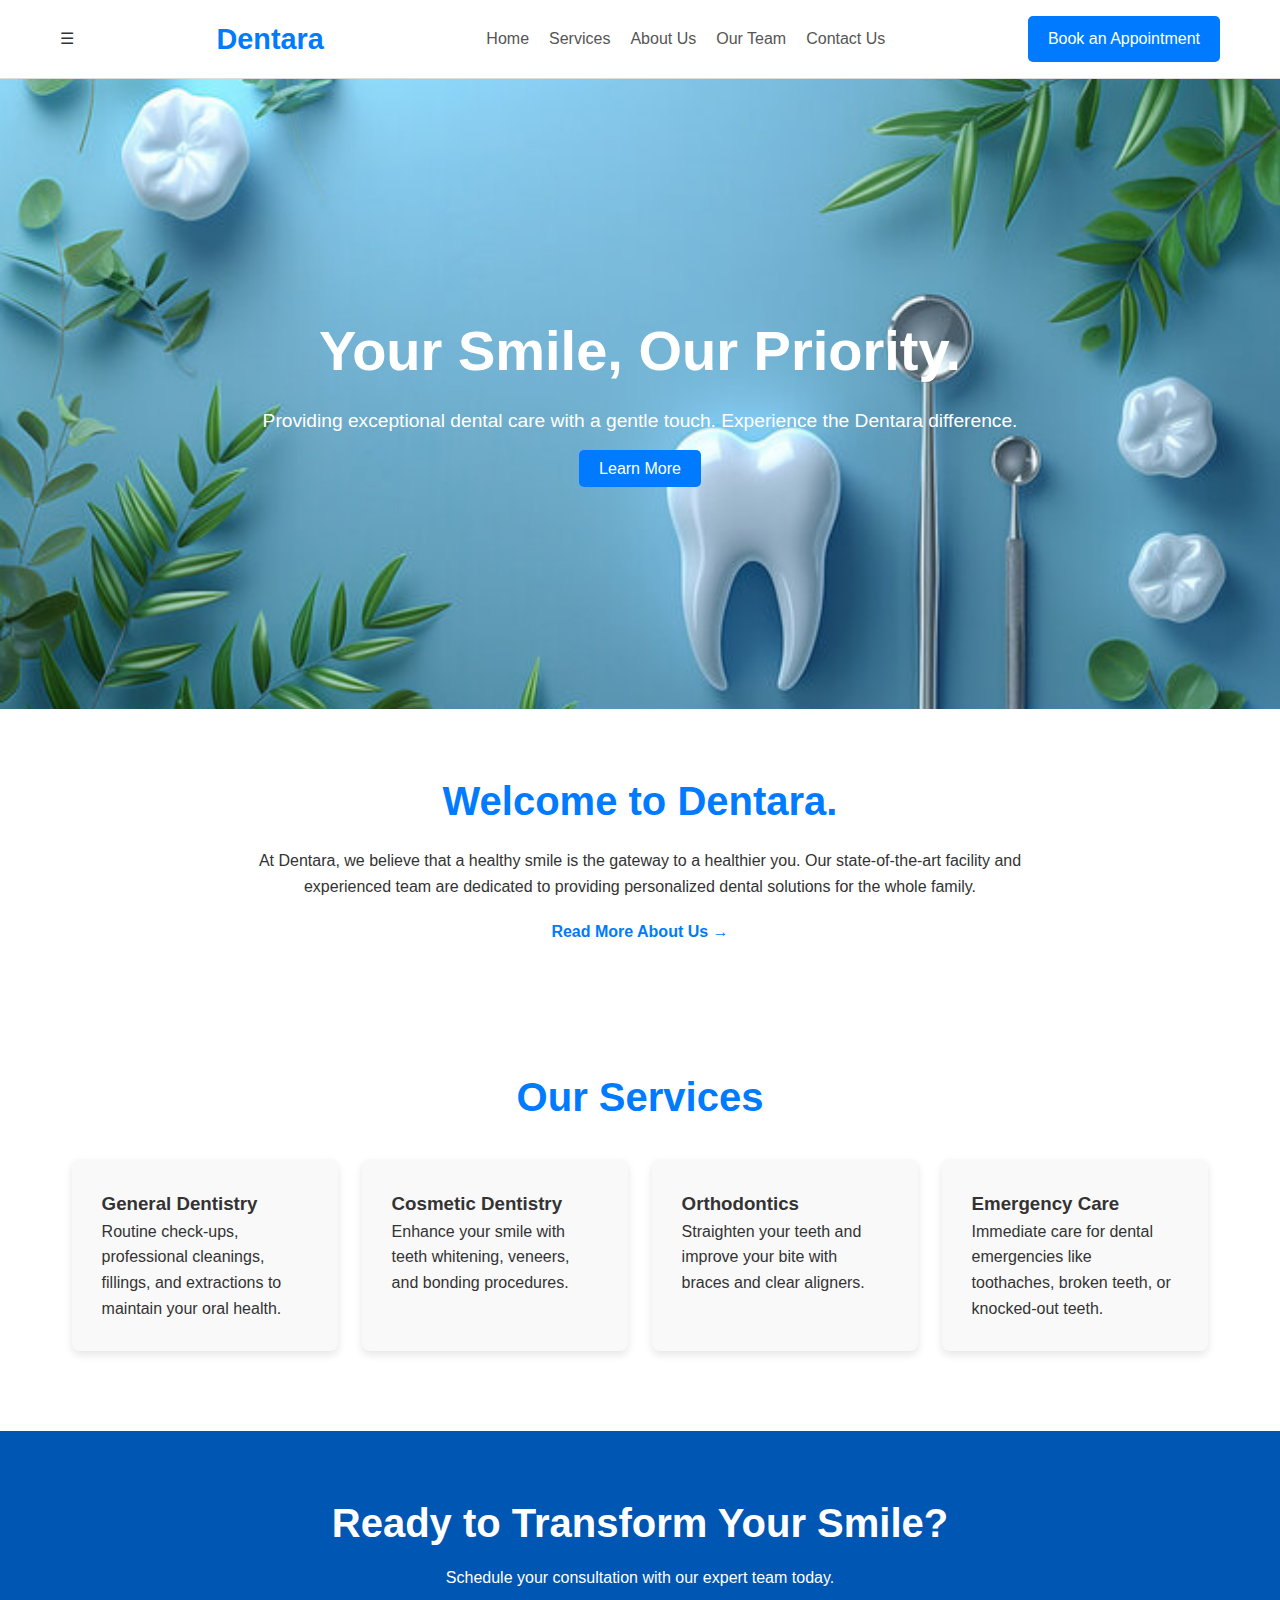
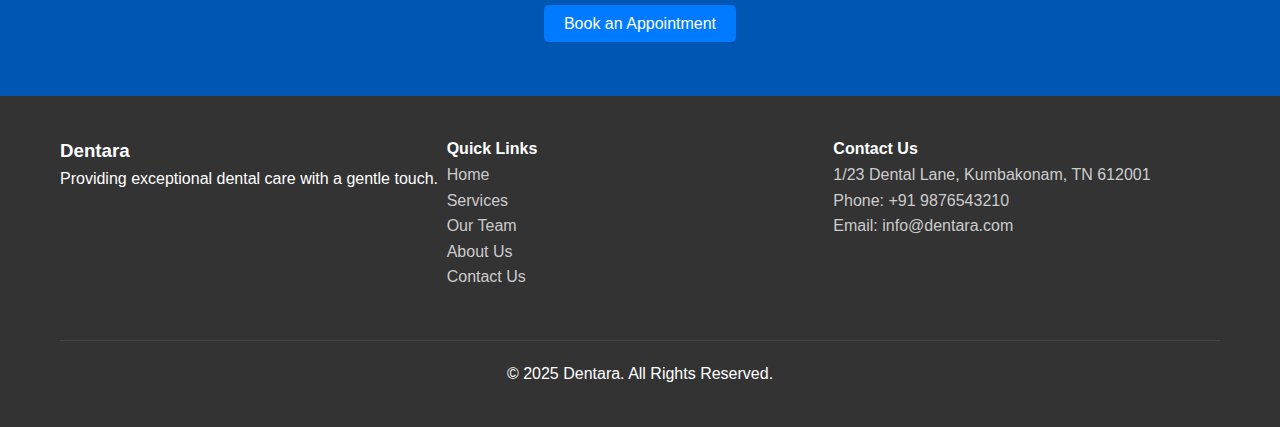
<file: index.html>
<!DOCTYPE html>
<html lang="en">
  <head>
    <meta charset="UTF-8" />
    <meta name="viewport" content="width=device-width, initial-scale=1.0" />
    <link rel="icon" href="./fav.png" type="image/x-icon">
    <title>Dentara - Your Smile, Our Priority</title>
    <link rel="stylesheet" href="./style.css" />
  </head>
  <body>
    <header>
      <nav>
        <div class="nav-toggle">☰</div>
        <a href="index.html" class="logo">Dentara</a>
        <ul class="nav-links">
          <li><a href="index.html">Home</a></li>
          <li><a href="services.html">Services</a></li>
          <li><a href="about.html">About Us</a></li>
          <li><a href="doctors.html">Our Team</a></li>
          <li><a href="contact.html">Contact Us</a></li>
        </ul>
        <a href="contact.html" class="cta-button">Book an Appointment</a>
      </nav>
    </header>

    <main>
      <section class="hero-section">
        <div class="hero-content">
          <h1>Your Smile, Our Priority.</h1>
          <p>
            Providing exceptional dental care with a gentle touch. Experience
            the Dentara difference.
          </p>
          <a href="services.html" class="cta-button">Learn More</a>
        </div>
      </section>

      <section class="about-us-preview">
        <div class="container">
          <h2>Welcome to Dentara.</h2>
          <p>
            At Dentara, we believe that a healthy smile is the gateway to a
            healthier you. Our state-of-the-art facility and experienced team
            are dedicated to providing personalized dental solutions for the
            whole family.
          </p>
          <a href="about.html" class="cta-link">Read More About Us &rarr;</a>
        </div>
      </section>

      <section class="services-showcase">
        <div class="container">
          <h2>Our Services</h2>
          <div class="service-cards">
            <div class="card">
              <h3>General Dentistry</h3>
              <p>
                Routine check-ups, professional cleanings, fillings, and
                extractions to maintain your oral health.
              </p>
            </div>
            <div class="card">
              <h3>Cosmetic Dentistry</h3>
              <p>
                Enhance your smile with teeth whitening, veneers, and bonding
                procedures.
              </p>
            </div>
            <div class="card">
              <h3>Orthodontics</h3>
              <p>
                Straighten your teeth and improve your bite with braces and
                clear aligners.
              </p>
            </div>
            <div class="card">
              <h3>Emergency Care</h3>
              <p>
                Immediate care for dental emergencies like toothaches, broken
                teeth, or knocked-out teeth.
              </p>
            </div>
          </div>
        </div>
      </section>

      <section class="call-to-action">
        <div class="container">
          <h2>Ready to Transform Your Smile?</h2>
          <p>Schedule your consultation with our expert team today.</p>
          <a href="contact.html" class="cta-button">Book an Appointment</a>
        </div>
      </section>
    </main>

    <footer>
      <div class="container">
        <div class="footer-content">
          <div class="footer-brand">
            <h3>Dentara</h3>
            <p>Providing exceptional dental care with a gentle touch.</p>
          </div>
          <div class="footer-links">
            <h4>Quick Links</h4>
            <ul>
              <li><a href="index.html">Home</a></li>
              <li><a href="services.html">Services</a></li>
              <li><a href="doctors.html">Our Team</a></li>
              <li><a href="about.html">About Us</a></li>
              <li><a href="contact.html">Contact Us</a></li>
            </ul>
          </div>
          <div class="footer-contact">
            <h4>Contact Us</h4>
            <p>1/23 Dental Lane, Kumbakonam, TN 612001</p>
            <p>Phone: +91 9876543210</p>
            <p>Email: info@dentara.com</p>
          </div>
        </div>
        <div class="footer-bottom">
          <p>&copy; 2025 Dentara. All Rights Reserved.</p>
        </div>
      </div>
    </footer>

    <script src="script.js"></script>
  </body>
</html>
</file>
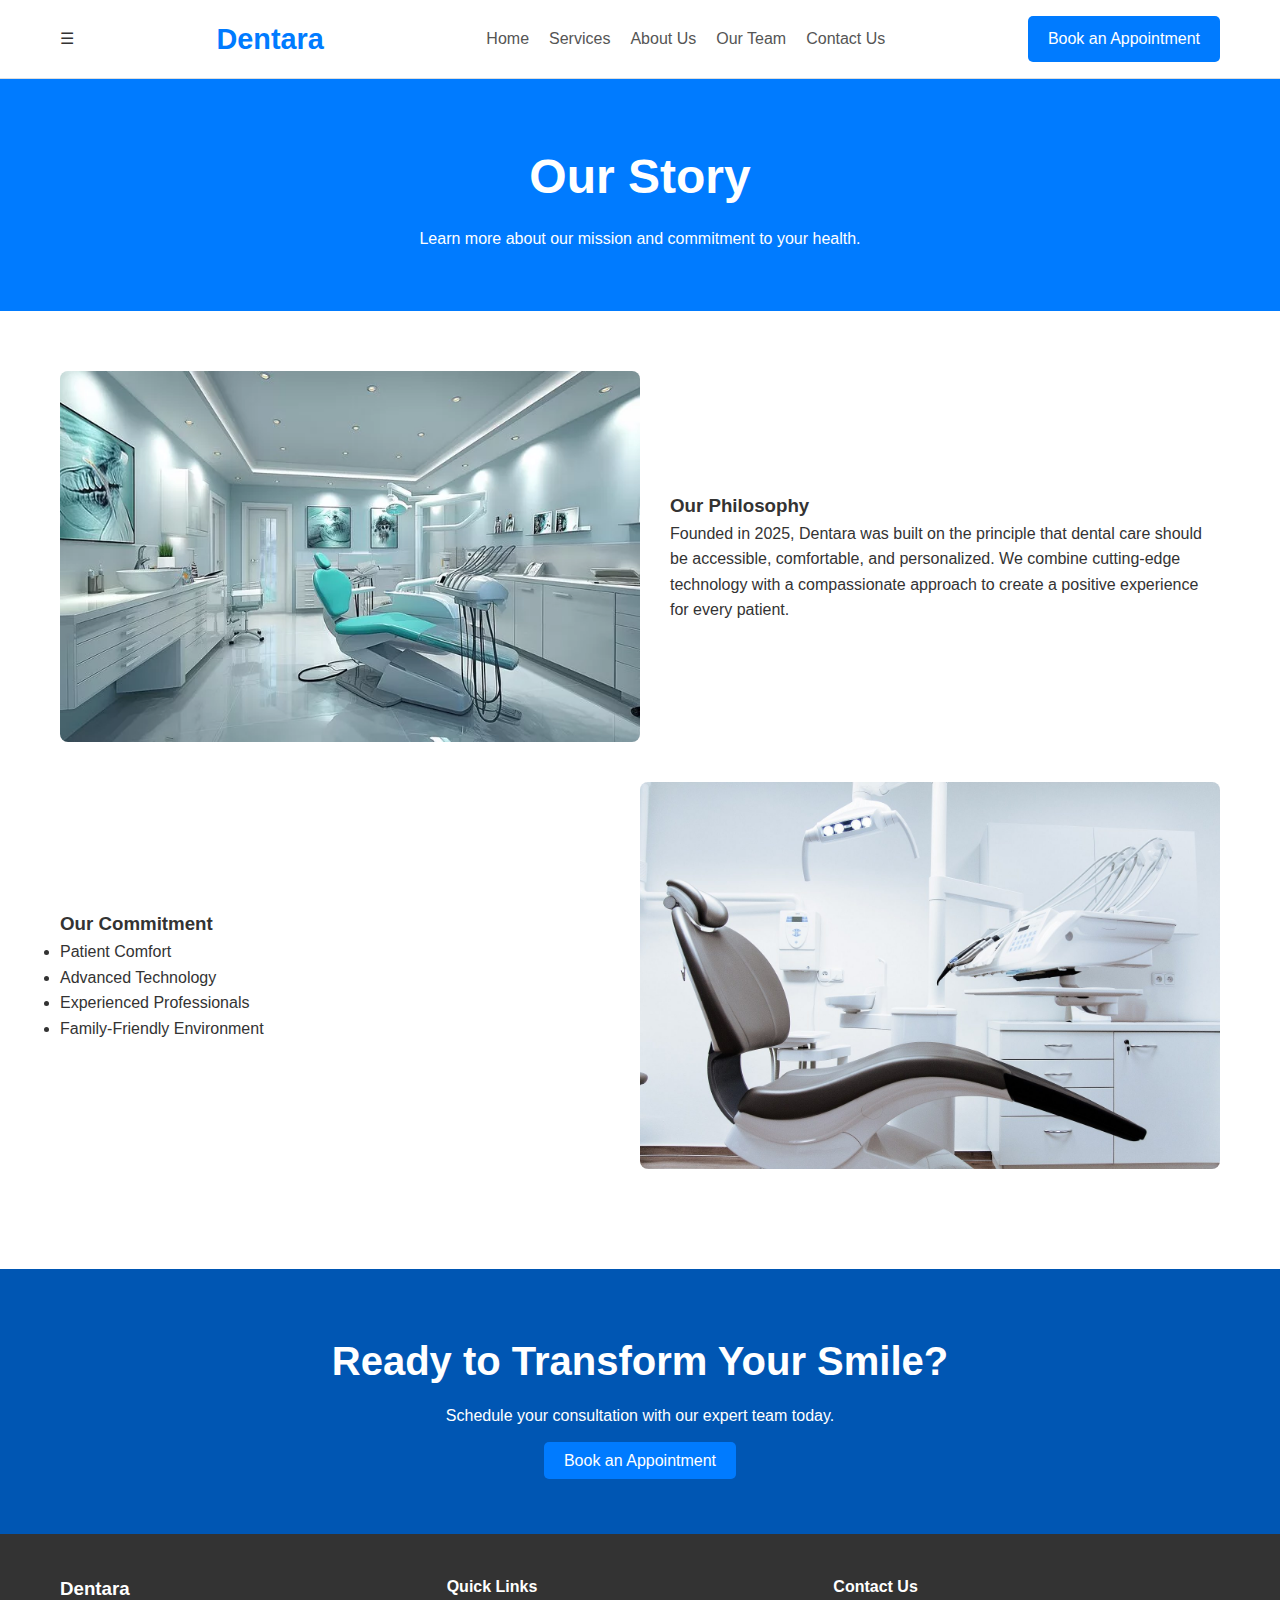
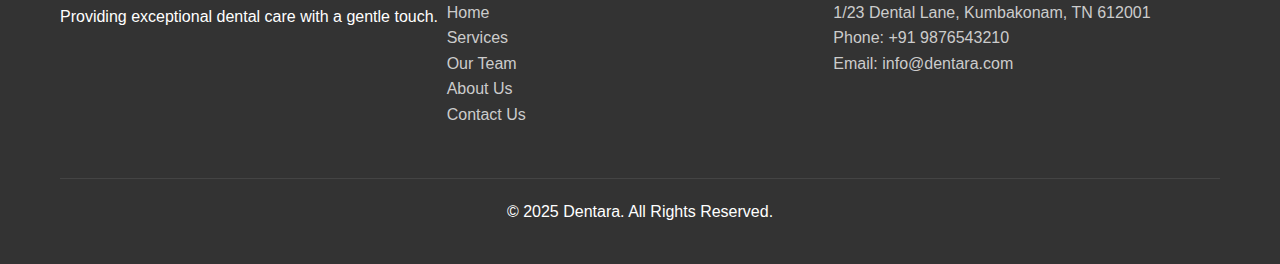
<file: about.html>
<!DOCTYPE html>
<html lang="en">
  <head>
    <meta charset="UTF-8" />
    <meta name="viewport" content="width=device-width, initial-scale=1.0" />
    <link rel="icon" href="./fav.png" type="image/x-icon">
    <title>About Us - Dentara</title>
    <link rel="stylesheet" href="style.css" />
  </head>
  <body>
    <header>
      <nav>
        <div class="nav-toggle">☰</div>
        <a href="index.html" class="logo">Dentara</a>
        <ul class="nav-links">
          <li><a href="index.html">Home</a></li>
          <li><a href="services.html">Services</a></li>
          <li><a href="about.html">About Us</a></li>
          <li><a href="doctors.html">Our Team</a></li>
          <li><a href="contact.html">Contact Us</a></li>
        </ul>
        <a href="#" class="cta-button">Book an Appointment</a>
      </nav>
    </header>

    <main>
      <section class="page-hero">
        <h1>Our Story</h1>
        <p>Learn more about our mission and commitment to your health.</p>
      </section>

      <section class="about-content">
  <div class="container">
    <div class="about-section">
      <img src="./iimage.png" alt="Dentara Clinic Interior">
      <div class="about-text">
        <h3>Our Philosophy</h3>
        <p>
          Founded in 2025, Dentara was built on the principle that dental
          care should be accessible, comfortable, and personalized. We
          combine cutting-edge technology with a compassionate approach to
          create a positive experience for every patient.
        </p>
      </div>
    </div>
    <div class="about-section reverse">
      <img src="./aimage.png" alt="Dental Equipment">
      <div class="about-text">
        <h3>Our Commitment</h3>
        <ul>
          <li>Patient Comfort</li>
          <li>Advanced Technology</li>
          <li>Experienced Professionals</li>
          <li>Family-Friendly Environment</li>
        </ul>
      </div>
    </div>
  </div>
</section>

      <section class="call-to-action">
        <div class="container">
          <h2>Ready to Transform Your Smile?</h2>
          <p>Schedule your consultation with our expert team today.</p>
          <a href="contact.html" class="cta-button">Book an Appointment</a>
        </div>
      </section>
    </main>

    <footer>
      <div class="container">
        <div class="footer-content">
          <div class="footer-brand">
            <h3>Dentara</h3>
            <p>Providing exceptional dental care with a gentle touch.</p>
          </div>
          <div class="footer-links">
            <h4>Quick Links</h4>
            <ul>
              <li><a href="index.html">Home</a></li>
              <li><a href="services.html">Services</a></li>
              <li><a href="doctors.html">Our Team</a></li>
              <li><a href="about.html">About Us</a></li>
              <li><a href="contact.html">Contact Us</a></li>
            </ul>
          </div>
          <div class="footer-contact">
            <h4>Contact Us</h4>
            <p>1/23 Dental Lane, Kumbakonam, TN 612001</p>
            <p>Phone: +91 9876543210</p>
            <p>Email: info@dentara.com</p>
          </div>
        </div>
        <div class="footer-bottom">
          <p>&copy; 2025 Dentara. All Rights Reserved.</p>
        </div>
      </div>
    </footer>

    <script src="script.js"></script>
  </body>
</html>
</file>
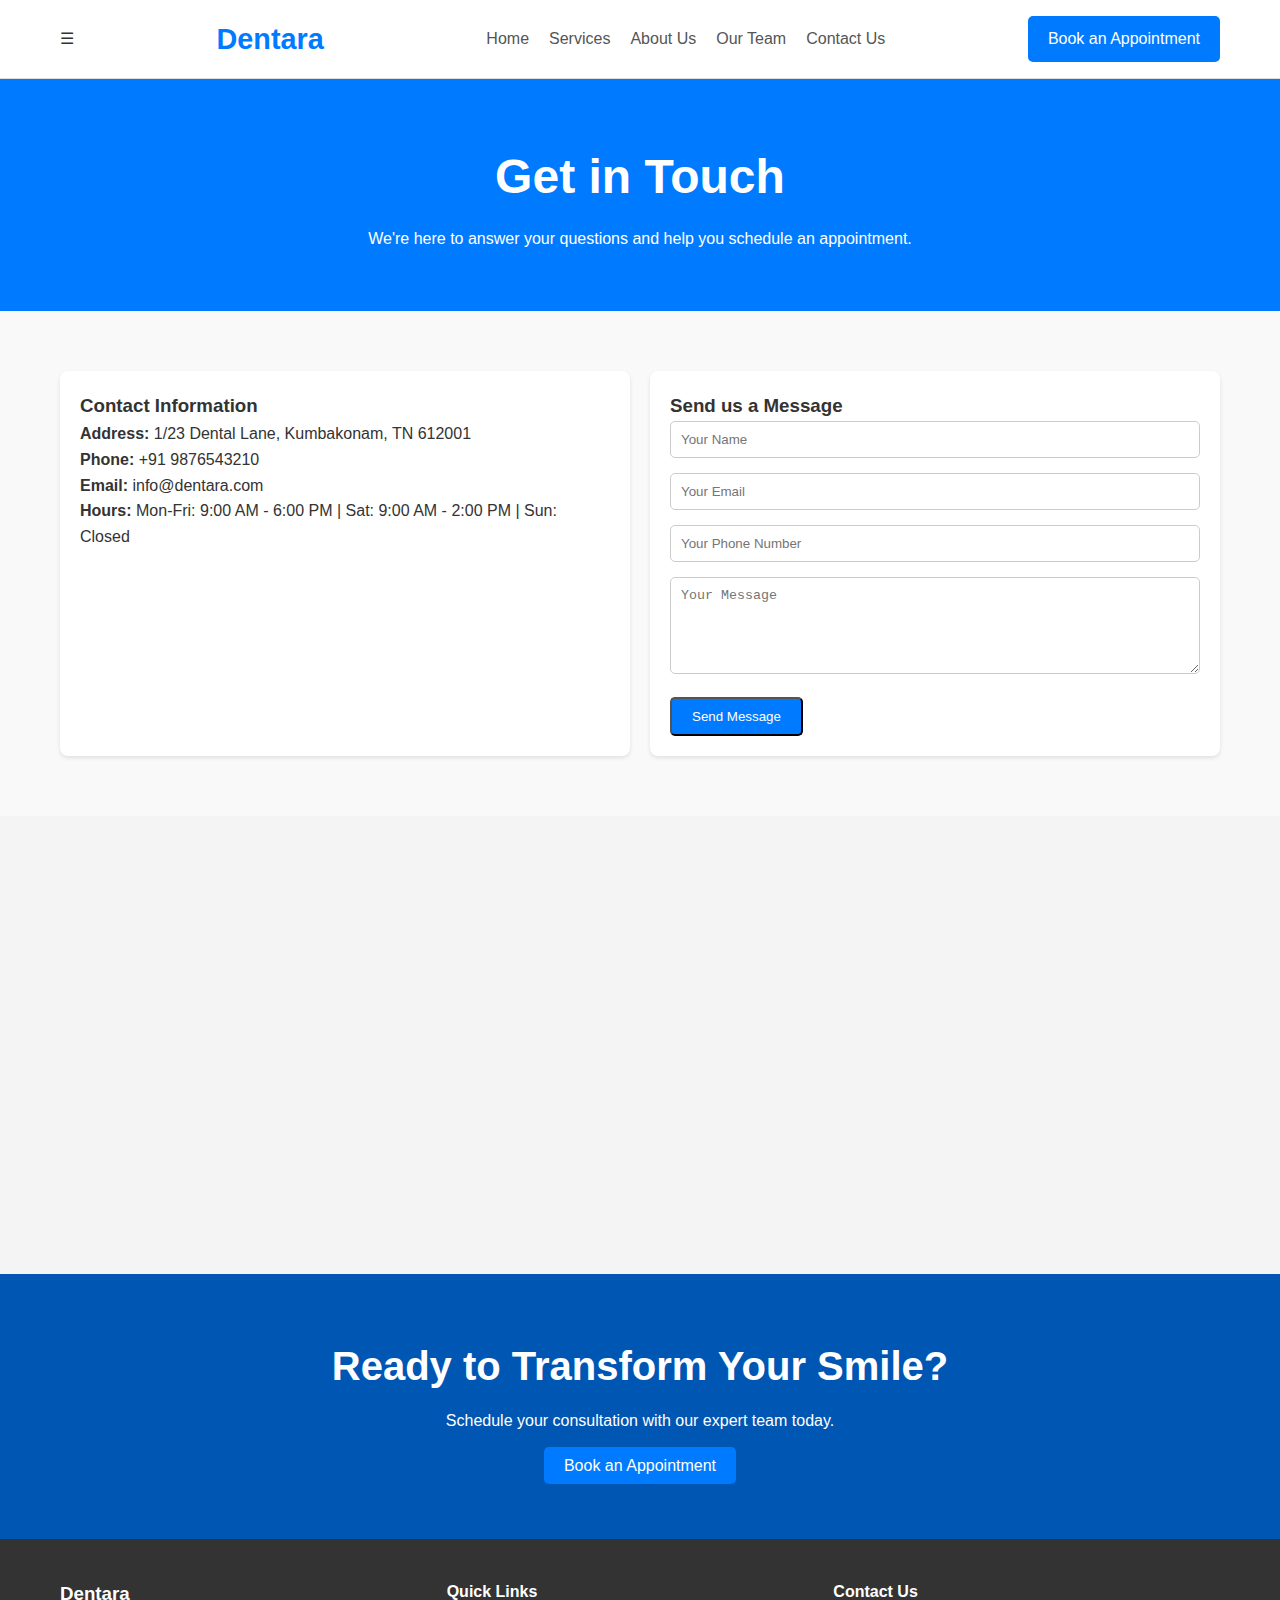
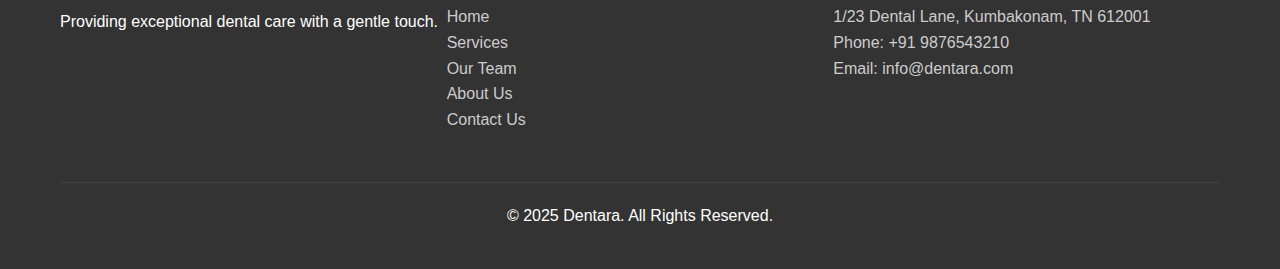
<file: contact.html>
<!DOCTYPE html>
<html lang="en">
  <head>
    <meta charset="UTF-8" />
    <meta name="viewport" content="width=device-width, initial-scale=1.0" />
    <link rel="icon" href="./fav.png" type="image/x-icon">
    <title>Contact Us - Dentara</title>
    <link rel="stylesheet" href="style.css" />
  </head>
  <body>
    <header>
      <nav>
        <div class="nav-toggle">☰</div>
        <a href="index.html" class="logo">Dentara</a>
        <ul class="nav-links">
          <li><a href="index.html">Home</a></li>
          <li><a href="services.html">Services</a></li>
          <li><a href="about.html">About Us</a></li>
          <li><a href="doctors.html">Our Team</a></li>
          <li><a href="contact.html">Contact Us</a></li>
        </ul>
        <a href="#" class="cta-button">Book an Appointment</a>
      </nav>
    </header>

    <main>
      <section class="page-hero">
        <h1>Get in Touch</h1>
        <p>
          We're here to answer your questions and help you schedule an
          appointment.
        </p>
      </section>

      <section class="contact-info">
        <div class="container">
          <div class="contact-details">
            <h3>Contact Information</h3>
            <p>
              <strong>Address:</strong> 1/23 Dental Lane, Kumbakonam, TN 612001
            </p>
            <p><strong>Phone:</strong> +91 9876543210</p>
            <p><strong>Email:</strong> info@dentara.com</p>
            <p>
              <strong>Hours:</strong> Mon-Fri: 9:00 AM - 6:00 PM | Sat: 9:00 AM
              - 2:00 PM | Sun: Closed
            </p>
          </div>
          <div class="contact-form-container">
            <h3>Send us a Message</h3>
            <form class="contact-form">
              <input type="text" name="name" placeholder="Your Name" required />
              <input
                type="email"
                name="email"
                placeholder="Your Email"
                required
              />
              <input type="tel" name="phone" placeholder="Your Phone Number" />
              <textarea
                name="message"
                rows="5"
                placeholder="Your Message"
                required
              ></textarea>
              <button type="submit" class="cta-button">Send Message</button>
            </form>
          </div>
        </div>
      </section>

      <section class="map-section">
        <iframe
          src="https://www.google.com/maps/embed?pb=!1m18!1m12!1m3!1d2535.9474836952086!2d79.37231785473892!3d10.958420228086512!2m3!1f0!2f0!3f0!3m2!1i1024!2i768!4f13.1!3m3!1m2!1s0x3baacd4f4a3f7c17%3A0xc316d54947020faf!2sArulmigu%20Adi%20Kumbeswarar%20Temple%2CKumbakonam!5e0!3m2!1sen!2sin!4v1754407637513!5m2!1sen!2sin"
          width="100%"
          height="450"
          style="border: 0"
          allowfullscreen=""
          loading="lazy"
        ></iframe>
      </section>

      <section class="call-to-action">
        <div class="container">
          <h2>Ready to Transform Your Smile?</h2>
          <p>Schedule your consultation with our expert team today.</p>
          <a href="contact.html" class="cta-button">Book an Appointment</a>
        </div>
      </section>
    </main>

    <footer>
      <div class="container">
        <div class="footer-content">
          <div class="footer-brand">
            <h3>Dentara</h3>
            <p>Providing exceptional dental care with a gentle touch.</p>
          </div>
          <div class="footer-links">
            <h4>Quick Links</h4>
            <ul>
              <li><a href="index.html">Home</a></li>
              <li><a href="services.html">Services</a></li>
              <li><a href="doctors.html">Our Team</a></li>
              <li><a href="about.html">About Us</a></li>
              <li><a href="contact.html">Contact Us</a></li>
            </ul>
          </div>
          <div class="footer-contact">
            <h4>Contact Us</h4>
            <p>1/23 Dental Lane, Kumbakonam, TN 612001</p>
            <p>Phone: +91 9876543210</p>
            <p>Email: info@dentara.com</p>
          </div>
        </div>
        <div class="footer-bottom">
          <p>&copy; 2025 Dentara. All Rights Reserved.</p>
        </div>
      </div>
    </footer>

    <script src="script.js"></script>
  </body>
</html>
</file>
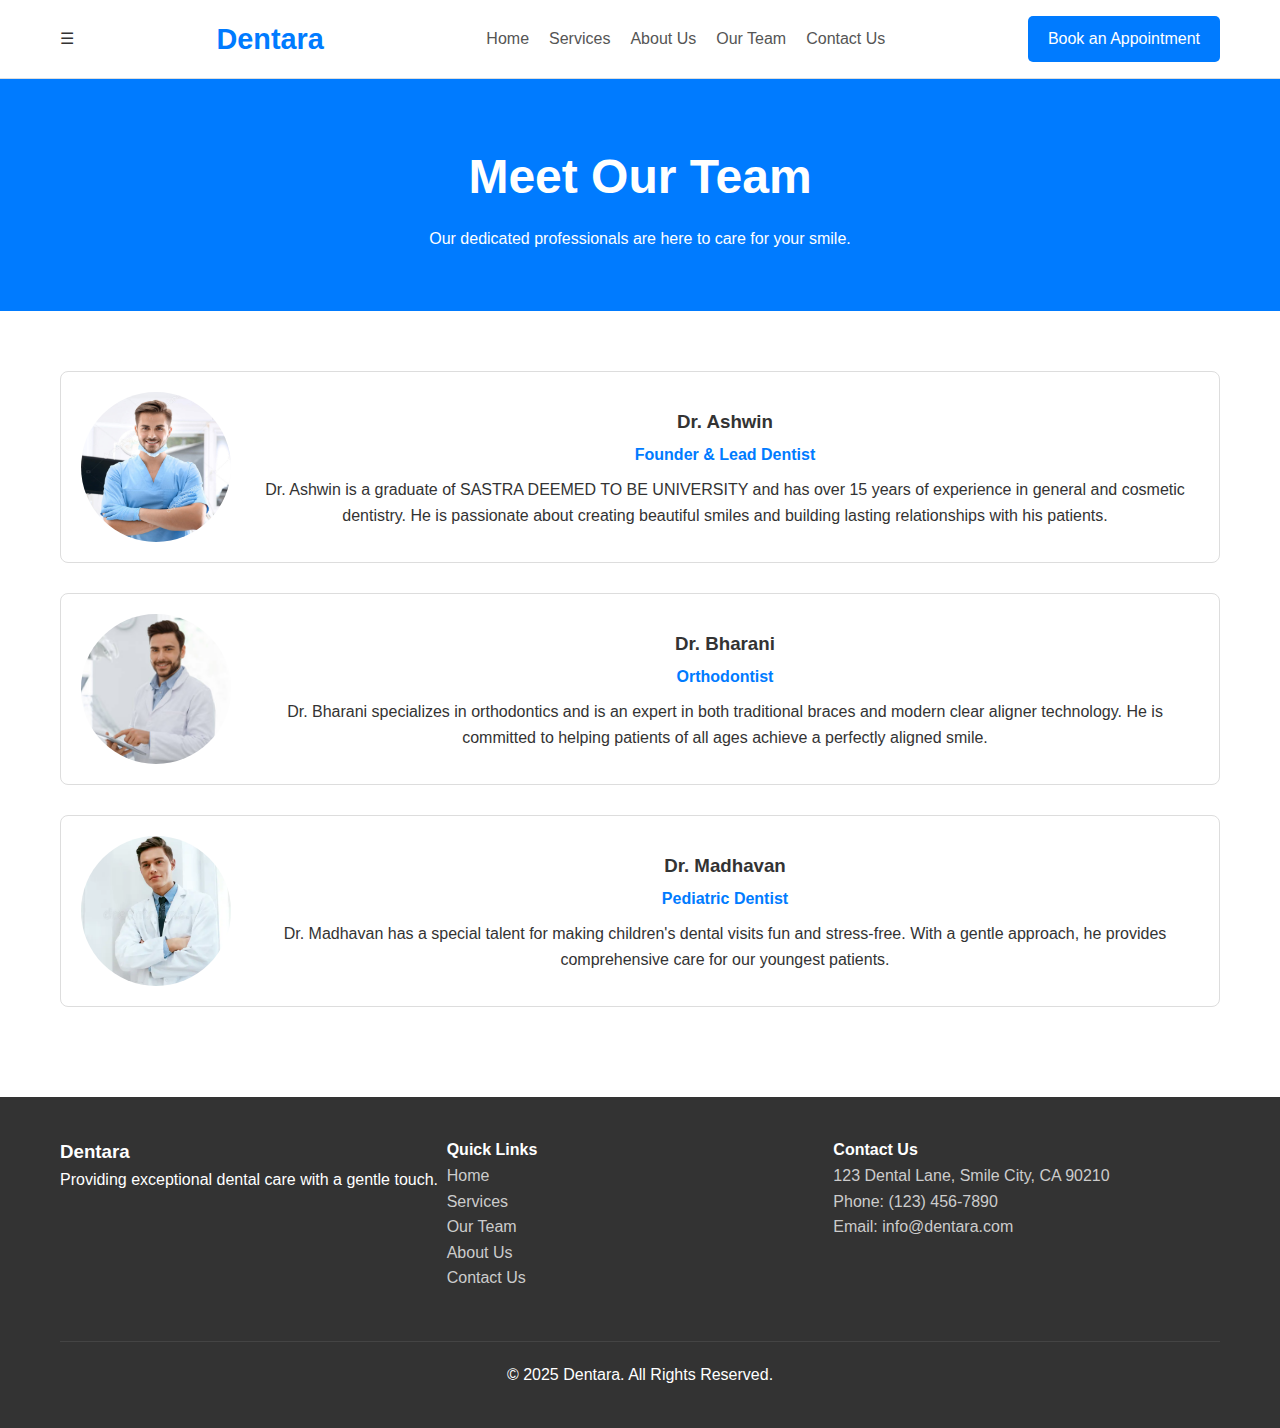
<file: doctors.html>
<!DOCTYPE html>
<html lang="en">
  <head>
    <meta charset="UTF-8" />
    <meta name="viewport" content="width=device-width, initial-scale=1.0" />
    <link rel="icon" href="./fav.png" type="image/x-icon">
    <title>Our Team - Dentara</title>
    <link rel="stylesheet" href="style.css" />
  </head>
  <body>
    <header>
      <nav>
        <div class="nav-toggle">☰</div>
        <a href="index.html" class="logo">Dentara</a>
        <ul class="nav-links">
          <li><a href="index.html">Home</a></li>
          <li><a href="services.html">Services</a></li>
          <li><a href="about.html">About Us</a></li>
          <li><a href="doctors.html">Our Team</a></li>
          <li><a href="contact.html">Contact Us</a></li>
        </ul>
        <a href="#" class="cta-button">Book an Appointment</a>
      </nav>
    </header>

    <main>
      <section class="page-hero">
        <h1>Meet Our Team</h1>
        <p>Our dedicated professionals are here to care for your smile.</p>
      </section>

      <section class="doctor-profiles">
        <div class="container">
          <div class="doctor-card">
            <img
              src="./ash.png"
              alt="Dr. Ashwin"
            />
            <div class="doctor-info">
              <h3>Dr. Ashwin</h3>
              <p class="title">Founder & Lead Dentist</p>
              <p>
                Dr. Ashwin is a graduate of SASTRA DEEMED TO BE UNIVERSITY and has over 15
                years of experience in general and cosmetic dentistry. He is
                passionate about creating beautiful smiles and building lasting
                relationships with his patients.
              </p>
            </div>
          </div>
          <div class="doctor-card">
            <img
              src="./bha.png"
              alt="Dr. Bharani"
            />
            <div class="doctor-info">
              <h3>Dr. Bharani</h3>
              <p class="title">Orthodontist</p>
              <p>
                Dr. Bharani specializes in orthodontics and is an expert in both
                traditional braces and modern clear aligner technology. He is
                committed to helping patients of all ages achieve a perfectly
                aligned smile.
              </p>
            </div>
          </div>
          <div class="doctor-card">
            <img
              src="./maddy.png"
              alt="Dr. Madhavan"
            />
            <div class="doctor-info">
              <h3>Dr. Madhavan</h3>
              <p class="title">Pediatric Dentist</p>
              <p>
                Dr. Madhavan has a special talent for making children's dental
                visits fun and stress-free. With a gentle approach, he provides
                comprehensive care for our youngest patients.
              </p>
            </div>
          </div>
        </div>
      </section>
    </main>

    <footer>
      <div class="container">
        <div class="footer-content">
          <div class="footer-brand">
            <h3>Dentara</h3>
            <p>Providing exceptional dental care with a gentle touch.</p>
          </div>
          <div class="footer-links">
            <h4>Quick Links</h4>
            <ul>
              <li><a href="index.html">Home</a></li>
              <li><a href="services.html">Services</a></li>
              <li><a href="doctors.html">Our Team</a></li>
              <li><a href="about.html">About Us</a></li>
              <li><a href="contact.html">Contact Us</a></li>
            </ul>
          </div>
          <div class="footer-contact">
            <h4>Contact Us</h4>
            <p>123 Dental Lane, Smile City, CA 90210</p>
            <p>Phone: (123) 456-7890</p>
            <p>Email: info@dentara.com</p>
          </div>
        </div>
        <div class="footer-bottom">
          <p>&copy; 2025 Dentara. All Rights Reserved.</p>
        </div>
      </div>
    </footer>

    <script src="script.js"></script>
  </body>
</html>
</file>
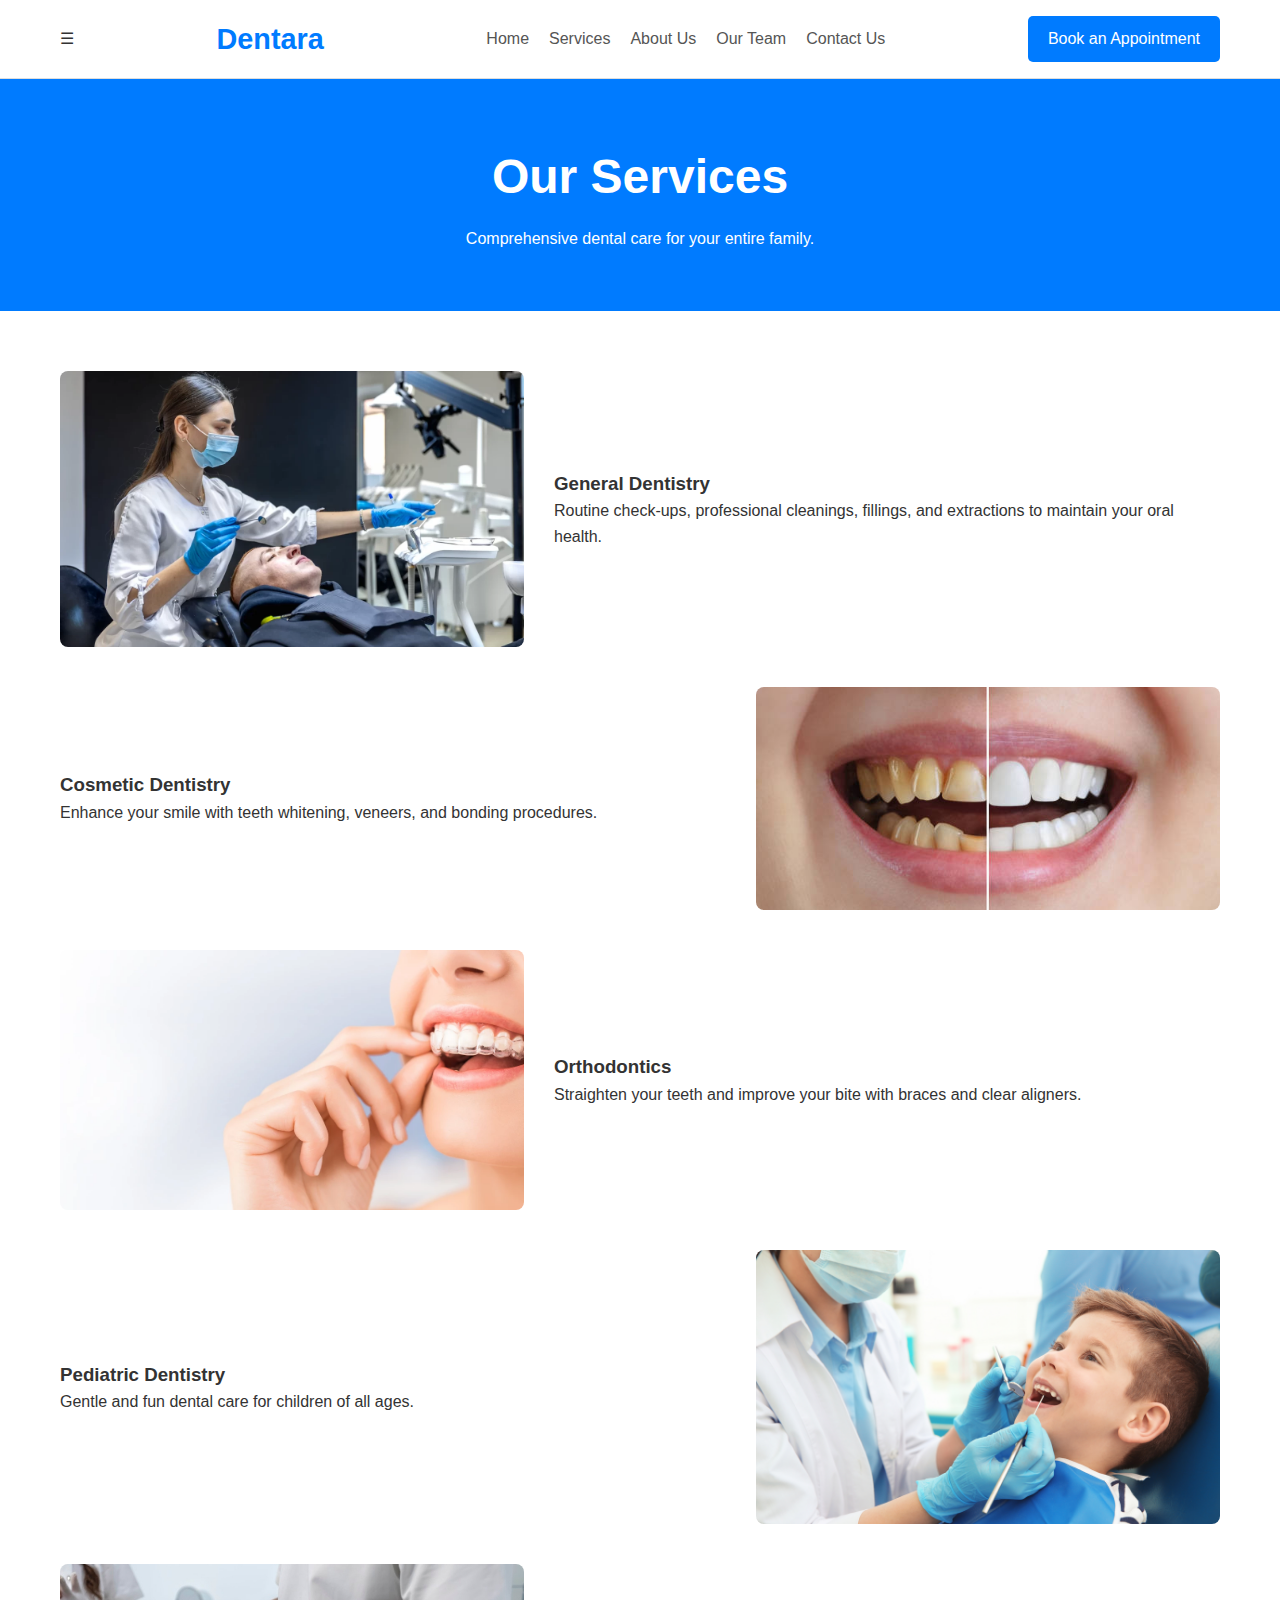
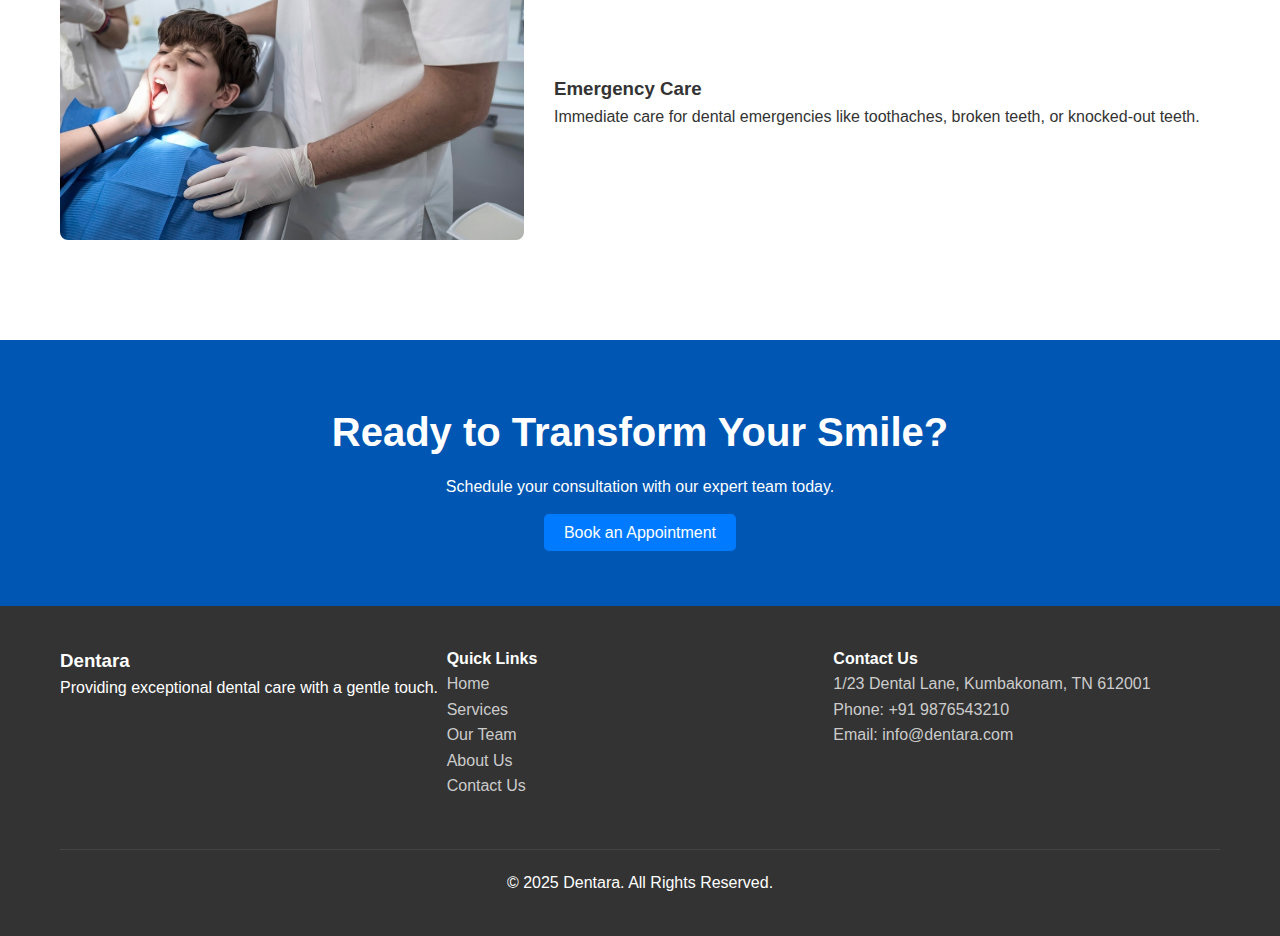
<file: services.html>
<!DOCTYPE html>
<html lang="en">
  <head>
    <meta charset="UTF-8" />
    <meta name="viewport" content="width=device-width, initial-scale=1.0" />
    <link rel="icon" href="./fav.png" type="image/x-icon">
    <title>Our Services - Dentara</title>
    <link rel="stylesheet" href="style.css" />
  </head>
  <body>
    <header>
      <nav>
        <div class="nav-toggle">☰</div>
        <a href="index.html" class="logo">Dentara</a>
        <ul class="nav-links">
          <li><a href="index.html">Home</a></li>
          <li><a href="services.html">Services</a></li>
          <li><a href="about.html">About Us</a></li>
          <li><a href="doctors.html">Our Team</a></li>
          <li><a href="contact.html">Contact Us</a></li>
        </ul>
        <a href="#" class="cta-button">Book an Appointment</a>
      </nav>
    </header>

    <main>
      <section class="page-hero">
        <h1>Our Services</h1>
        <p>Comprehensive dental care for your entire family.</p>
      </section>

      <section class="service-list">
        <div class="container">
          <div class="service-item">
            <img
              src="./gdimage.png"
              alt="General Dentistry"
            />
            <div class="service-content">
              <h3>General Dentistry</h3>
              <p>
                Routine check-ups, professional cleanings, fillings, and
                extractions to maintain your oral health.
              </p>
            </div>
          </div>
          <div class="service-item">
            <img
              src="./cdimage.png"
              alt="Cosmetic Dentistry"
            />
            <div class="service-content">
              <h3>Cosmetic Dentistry</h3>
              <p>
                Enhance your smile with teeth whitening, veneers, and bonding
                procedures.
              </p>
            </div>
          </div>
          <div class="service-item">
            <img src="./oimage.png" alt="Orthodontics" />
            <div class="service-content">
              <h3>Orthodontics</h3>
              <p>
                Straighten your teeth and improve your bite with braces and
                clear aligners.
              </p>
            </div>
          </div>
          <div class="service-item">
            <img
              src="./pimage.png"
              alt="Pediatric Dentistry"
            />
            <div class="service-content">
              <h3>Pediatric Dentistry</h3>
              <p>Gentle and fun dental care for children of all ages.</p>
            </div>
          </div>
          <div class="service-item">
            <img
              src="./eimage.png"
              alt="Emergency Care"
            />
            <div class="service-content">
              <h3>Emergency Care</h3>
              <p>
                Immediate care for dental emergencies like toothaches, broken
                teeth, or knocked-out teeth.
              </p>
            </div>
          </div>
        </div>
      </section>

      <section class="call-to-action">
        <div class="container">
          <h2>Ready to Transform Your Smile?</h2>
          <p>Schedule your consultation with our expert team today.</p>
          <a href="contact.html" class="cta-button">Book an Appointment</a>
        </div>
      </section>
    </main>

    <footer>
      <div class="container">
        <div class="footer-content">
          <div class="footer-brand">
            <h3>Dentara</h3>
            <p>Providing exceptional dental care with a gentle touch.</p>
          </div>
          <div class="footer-links">
            <h4>Quick Links</h4>
            <ul>
              <li><a href="index.html">Home</a></li>
              <li><a href="services.html">Services</a></li>
              <li><a href="doctors.html">Our Team</a></li>
              <li><a href="about.html">About Us</a></li>
              <li><a href="contact.html">Contact Us</a></li>
            </ul>
          </div>
          <div class="footer-contact">
            <h4>Contact Us</h4>
            <p>1/23 Dental Lane, Kumbakonam, TN 612001</p>
            <p>Phone: +91 9876543210</p>
            <p>Email: info@dentara.com</p>
          </div>
        </div>
        <div class="footer-bottom">
          <p>&copy; 2025 Dentara. All Rights Reserved.</p>
        </div>
      </div>
    </footer>

    <script src="script.js"></script>
  </body>
</html>
</file>
<file: style.css>
/* Basic Reset */
* {
  margin: 0;
  padding: 0;
  box-sizing: border-box;
}

body {
  font-family: Arial, sans-serif;
  line-height: 1.6;
  color: #333;
  background-color: #f4f4f4;
}

.container {
  max-width: 1200px;
  margin: 0 auto;
  padding: 0 20px;
}

/* Header & Navigation */
header {
  background: #fff;
  padding: 1rem 0;
  border-bottom: 1px solid #ddd;
}

nav {
  display: flex;
  justify-content: space-between;
  align-items: center;
  max-width: 1200px;
  margin: 0 auto;
  padding: 0 20px;
}

.logo {
  font-size: 1.8rem;
  font-weight: bold;
  color: #007bff;
  text-decoration: none;
}

.nav-links {
  list-style: none;
  display: flex;
}

.nav-links li {
  margin-left: 20px;
}

.nav-links a {
  text-decoration: none;
  color: #555;
  font-weight: 500;
  transition: color 0.3s ease;
}

.nav-links a:hover {
  color: #007bff;
}

.cta-button {
  background-color: #007bff;
  color: #fff;
  padding: 10px 20px;
  text-decoration: none;
  border-radius: 5px;
  transition: background-color 0.3s ease;
}

.cta-button:hover {
  background-color: #0056b3;
}

/* Hero Section */
.hero-section {
  height: 70vh;
  background: url("./bgimage.png")
    no-repeat center center/cover;
  display: flex;
  justify-content: center;
  align-items: center;
  color: #fff;
  text-align: center;
}

.hero-content h1 {
  font-size: 3.5rem;
  margin-bottom: 10px;
}

.hero-content p {
  font-size: 1.2rem;
  margin-bottom: 20px;
}

/* Page Hero */
.page-hero {
  background-color: #007bff;
  color: #fff;
  text-align: center;
  padding: 60px 20px;
}

.page-hero h1 {
  font-size: 3rem;
  margin-bottom: 10px;
}

/* About Us Preview */
.about-us-preview,
.services-showcase,
.call-to-action,
.service-list,
.about-content,
.doctor-profiles,
.contact-info,
.map-section {
  padding: 60px 0;
}

.about-us-preview,
.services-showcase,
.doctor-profiles {
  background-color: #fff;
  text-align: center;
}

.about-us-preview h2,
.services-showcase h2,
.doctor-profiles h2 {
  font-size: 2.5rem;
  margin-bottom: 15px;
  color: #007bff;
}

.about-us-preview p {
  max-width: 800px;
  margin: 0 auto 20px;
}

.cta-link {
  color: #007bff;
  text-decoration: none;
  font-weight: bold;
  transition: color 0.3s ease;
}

.cta-link:hover {
  color: #0056b3;
}

/* Services Showcase */
.service-cards {
  display: flex;
  justify-content: space-around;
  flex-wrap: wrap;
  margin-top: 30px;
}

.card {
  background-color: #f9f9f9;
  padding: 30px;
  border-radius: 8px;
  box-shadow: 0 4px 8px rgba(0, 0, 0, 0.1);
  width: 23%;
  margin-bottom: 20px;
  text-align: left;
}

/* Call to Action */
.call-to-action {
  background-color: #0056b3;
  color: #fff;
  text-align: center;
}

.call-to-action h2 {
  font-size: 2.5rem;
  margin-bottom: 10px;
}

.call-to-action p {
  margin-bottom: 20px;
}

/* Footer */
footer {
  background-color: #333;
  color: #fff;
  padding: 40px 0;
}

.footer-content {
  display: flex;
  justify-content: space-between;
  flex-wrap: wrap;
  margin-bottom: 30px;
}

.footer-brand,
.footer-links,
.footer-contact {
  flex: 1;
  min-width: 250px;
  margin-bottom: 20px;
}

.footer-links ul {
  list-style: none;
}

.footer-links a,
.footer-contact p {
  color: #ccc;
  text-decoration: none;
}

.footer-links a:hover {
  color: #fff;
}

.footer-bottom {
  text-align: center;
  border-top: 1px solid #444;
  padding-top: 20px;
}

/* Services Page */
.service-list {
  background-color: #fff;
}

.service-item {
  display: flex;
  align-items: center;
  margin-bottom: 40px;
}

.service-item img {
  width: 40%;
  border-radius: 8px;
  margin-right: 30px;
}

.service-item:nth-child(even) {
  flex-direction: row-reverse;
}

.service-item:nth-child(even) img {
  margin-left: 30px;
  margin-right: 0;
}

.service-content {
  flex: 1;
}

/* About Page */
.about-content {
  background-color: #fff;
}

.about-section {
  display: flex;
  align-items: center;
  margin-bottom: 40px;
}

.about-section img {
  width: 50%;
  border-radius: 8px;
  margin-right: 30px;
}

.about-section.reverse {
  flex-direction: row-reverse;
}

.about-section.reverse img {
  margin-left: 30px;
  margin-right: 0;
}

.about-text {
  flex: 1;
}

/* Doctors Page */
.doctor-profiles {
  background-color: #fff;
}

.doctor-card {
  display: flex;
  align-items: center;
  margin-bottom: 30px;
  padding: 20px;
  border: 1px solid #ddd;
  border-radius: 8px;
}

.doctor-card img {
  width: 150px;
  height: 150px;
  border-radius: 50%;
  margin-right: 20px;
}

.doctor-info h3 {
  margin-bottom: 5px;
}

.doctor-info .title {
  color: #007bff;
  font-weight: bold;
  margin-bottom: 10px;
}

/* Contact Page */
.contact-info {
  background-color: #f9f9f9;
}

.contact-info .container {
  display: flex;
  justify-content: space-between;
  flex-wrap: wrap;
}

.contact-details,
.contact-form-container {
  flex: 1;
  min-width: 300px;
  padding: 20px;
  background-color: #fff;
  border-radius: 8px;
  box-shadow: 0 2px 4px rgba(0, 0, 0, 0.1);
}

.contact-details {
  margin-right: 20px;
}

.contact-form input,
.contact-form textarea {
  width: 100%;
  padding: 10px;
  margin-bottom: 15px;
  border: 1px solid #ccc;
  border-radius: 5px;
}

.map-section {
  padding: 0;
}

/* Add these media queries at the end of your style.css file */

/* Tablet and Small Laptop Screens (768px - 1024px) */
@media (max-width: 1024px) {
  .hero-section {
    height: 60vh;
  }
  
  .hero-content h1 {
    font-size: 2.8rem;
  }
  
  .card {
    width: 48%;
    margin-bottom: 20px;
  }
  
  .service-item,
  .service-item:nth-child(even) {
    flex-direction: column;
  }
  
  .service-item img,
  .service-item:nth-child(even) img {
    width: 100%;
    margin: 0 0 20px 0;
  }
  
  .about-section,
  .about-section.reverse {
    flex-direction: column;
  }
  
  .about-section img,
  .about-section.reverse img {
    width: 100%;
    margin: 0 0 20px 0;
  }
  
  .doctor-card {
    flex-direction: column;
    text-align: center;
  }
  
  .doctor-card img {
    margin: 0 auto 20px;
  }
}

/* Mobile Screens (up to 767px) */
@media (max-width: 767px) {
  /* Navigation */
  nav {
    flex-direction: column;
    padding: 15px;
  }
  
  .nav-links {
    flex-direction: column;
    width: 100%;
    display: none;
  }
  
  .nav-links.active {
    display: flex;
  }
  
  .nav-links li {
    margin: 10px 0;
    text-align: center;
  }
  
  .cta-button {
    display: block;
    margin: 15px auto;
    text-align: center;
  }
  
  /* Add hamburger menu */
  .nav-toggle {
    display: block;
    position: absolute;
    top: 20px;
    right: 20px;
    cursor: pointer;
    font-size: 1.5rem;
  }
  
  /* Hero Section */
  .hero-section {
    height: 50vh;
    padding: 0 20px;
  }
  
  .hero-content h1 {
    font-size: 2.2rem;
  }
  
  .hero-content p {
    font-size: 1rem;
  }
  
  /* General Sections */
  .container {
    padding: 0 15px;
  }
  
  /* Cards and Grid Layouts */
  .card {
    width: 100%;
    margin-bottom: 15px;
  }
  
  .service-cards {
    flex-direction: column;
  }
  
  /* Contact Page */
  .contact-info .container {
    flex-direction: column;
  }
  
  .contact-details {
    margin-right: 0;
    margin-bottom: 20px;
  }
  
  /* Footer */
  .footer-content {
    flex-direction: column;
  }
  
  .footer-brand,
  .footer-links,
  .footer-contact {
    margin-bottom: 30px;
    text-align: center;
  }
  
  .footer-links ul {
    padding: 0;
  }
}

/* Small Mobile Screens (up to 480px) */
@media (max-width: 480px) {
  .hero-section {
    height: 40vh;
  }
  
  .hero-content h1 {
    font-size: 1.8rem;
  }
  
  .page-hero h1 {
    font-size: 2rem;
  }
  
  .about-us-preview h2,
  .services-showcase h2,
  .doctor-profiles h2,
  .call-to-action h2 {
    font-size: 1.8rem;
  }
  
  /* Adjust padding for better mobile experience */
  .about-us-preview,
  .services-showcase,
  .call-to-action,
  .service-list,
  .about-content,
  .doctor-profiles,
  .contact-info,
  .map-section {
    padding: 40px 0;
  }
}
</file>
